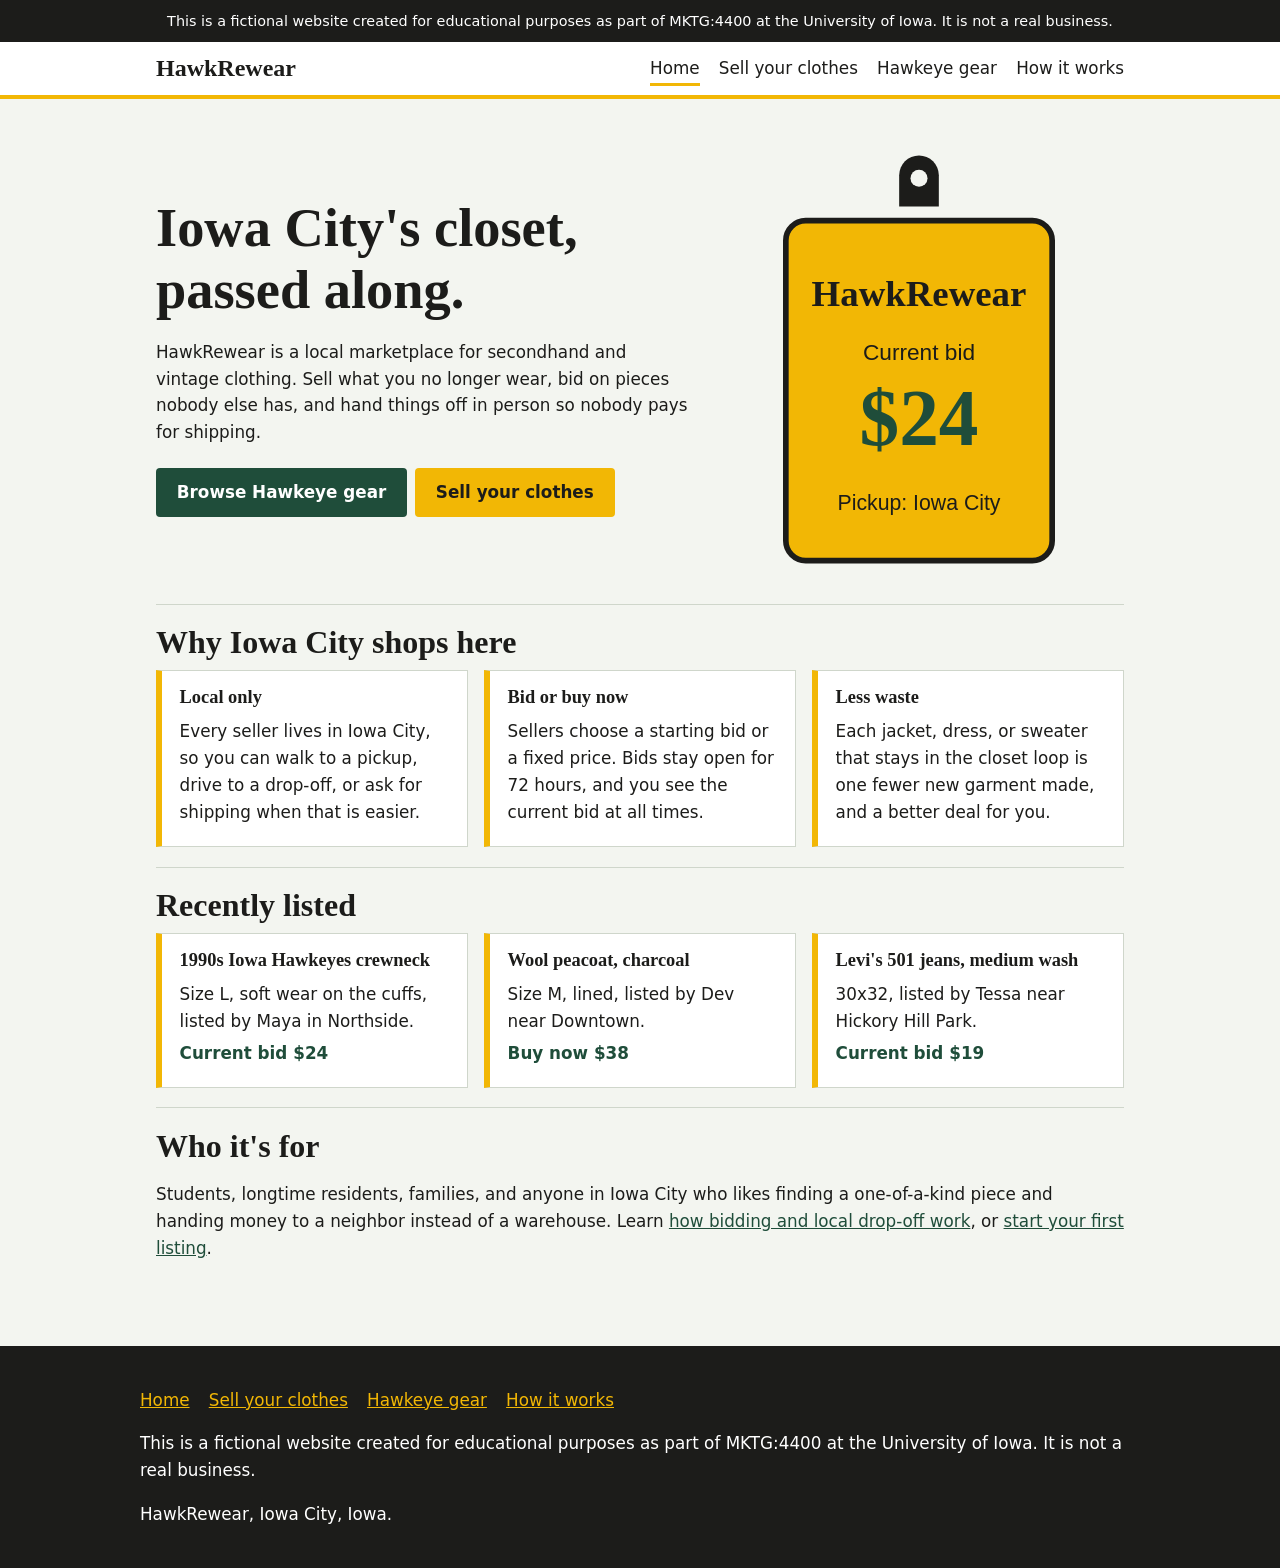
<file: index.html>
<!DOCTYPE html>
<html lang="en">
<head>
<meta charset="utf-8">
<meta name="viewport" content="width=device-width, initial-scale=1">
<title>HawkRewear | Secondhand Clothes in Iowa City</title>
<meta name="google-site-verification" content="NMBGyWqa7YKwwnCzLkblcFE_AJ9WkmGYvqiYamuv-l0" />
<meta name="description" content="Buy, sell, and bid on secondhand and vintage clothing from Iowa City neighbors. Walk it over or drop it off and skip the delivery fees.">
<link rel="stylesheet" href="style.css">
<style>.sr{position:absolute;left:-9999px}</style>
</head>
<body>
<div class="notice">This is a fictional website created for educational purposes as part of MKTG:4400 at the University of Iowa. It is not a real business.</div>
<header class="site"><div class="bar"><a class="brand" href="index.html">HawkRewear</a><nav aria-label="Main"><ul><li><a href="index.html" aria-current="page">Home</a></li><li><a href="sell-used-clothes-iowa-city.html">Sell your clothes</a></li><li><a href="hawkeye-apparel.html">Hawkeye gear</a></li><li><a href="how-it-works.html">How it works</a></li></ul></nav></div></header>
<main>
<div class="hero"><div><h1>Iowa City's closet, passed along.</h1><p>HawkRewear is a local marketplace for secondhand and vintage clothing. Sell what you no longer wear, bid on pieces nobody else has, and hand things off in person so nobody pays for shipping.</p><a class="btn" href="hawkeye-apparel.html">Browse Hawkeye gear</a><a class="btn alt" href="sell-used-clothes-iowa-city.html">Sell your clothes</a></div><svg viewBox="0 0 240 300" role="img" aria-label="Gold clothing tag showing a current bid of $24 and local Iowa City pickup"><path d="M120 6a14 14 0 0 1 14 14v22h-28V20A14 14 0 0 1 120 6Z" fill="#1c1c1a"/><circle cx="120" cy="22" r="6" fill="#f3f5f0"/><path d="M40 52h160a14 14 0 0 1 14 14v212a14 14 0 0 1-14 14H40a14 14 0 0 1-14-14V66a14 14 0 0 1 14-14Z" fill="#f2b705" stroke="#1c1c1a" stroke-width="4"/><text x="120" y="112" text-anchor="middle" font-family="Georgia,serif" font-size="26" font-weight="700" fill="#1c1c1a">HawkRewear</text><text x="120" y="150" text-anchor="middle" font-family="Arial,sans-serif" font-size="16" fill="#1c1c1a">Current bid</text><text x="120" y="210" text-anchor="middle" font-family="Georgia,serif" font-size="56" font-weight="700" fill="#1f4d3a">$24</text><text x="120" y="256" text-anchor="middle" font-family="Arial,sans-serif" font-size="15" fill="#1c1c1a">Pickup: Iowa City</text></svg></div>
<section><h2>Why Iowa City shops here</h2><div class="grid three"><div class="item"><h3>Local only</h3><p>Every seller lives in Iowa City, so you can walk to a pickup, drive to a drop-off, or ask for shipping when that is easier.</p></div><div class="item"><h3>Bid or buy now</h3><p>Sellers choose a starting bid or a fixed price. Bids stay open for 72 hours, and you see the current bid at all times.</p></div><div class="item"><h3>Less waste</h3><p>Each jacket, dress, or sweater that stays in the closet loop is one fewer new garment made, and a better deal for you.</p></div></div></section>
<section><h2>Recently listed</h2><div class="grid three"><div class="item"><h3>1990s Iowa Hawkeyes crewneck</h3><p>Size L, soft wear on the cuffs, listed by Maya in Northside.</p><p class="price">Current bid $24</p></div><div class="item"><h3>Wool peacoat, charcoal</h3><p>Size M, lined, listed by Dev near Downtown.</p><p class="price">Buy now $38</p></div><div class="item"><h3>Levi's 501 jeans, medium wash</h3><p>30x32, listed by Tessa near Hickory Hill Park.</p><p class="price">Current bid $19</p></div></div></section>
<section><h2>Who it's for</h2><p>Students, longtime residents, families, and anyone in Iowa City who likes finding a one-of-a-kind piece and handing money to a neighbor instead of a warehouse. Learn <a href="how-it-works.html">how bidding and local drop-off work</a>, or <a href="sell-used-clothes-iowa-city.html">start your first listing</a>.</p></section>
</main>
<footer class="site"><div class="in"><ul><li><a href="index.html" aria-current="page">Home</a></li><li><a href="sell-used-clothes-iowa-city.html">Sell your clothes</a></li><li><a href="hawkeye-apparel.html">Hawkeye gear</a></li><li><a href="how-it-works.html">How it works</a></li></ul><p>This is a fictional website created for educational purposes as part of MKTG:4400 at the University of Iowa. It is not a real business.</p><p>HawkRewear, Iowa City, Iowa.</p></div></footer>
</body>
</html>
</file>
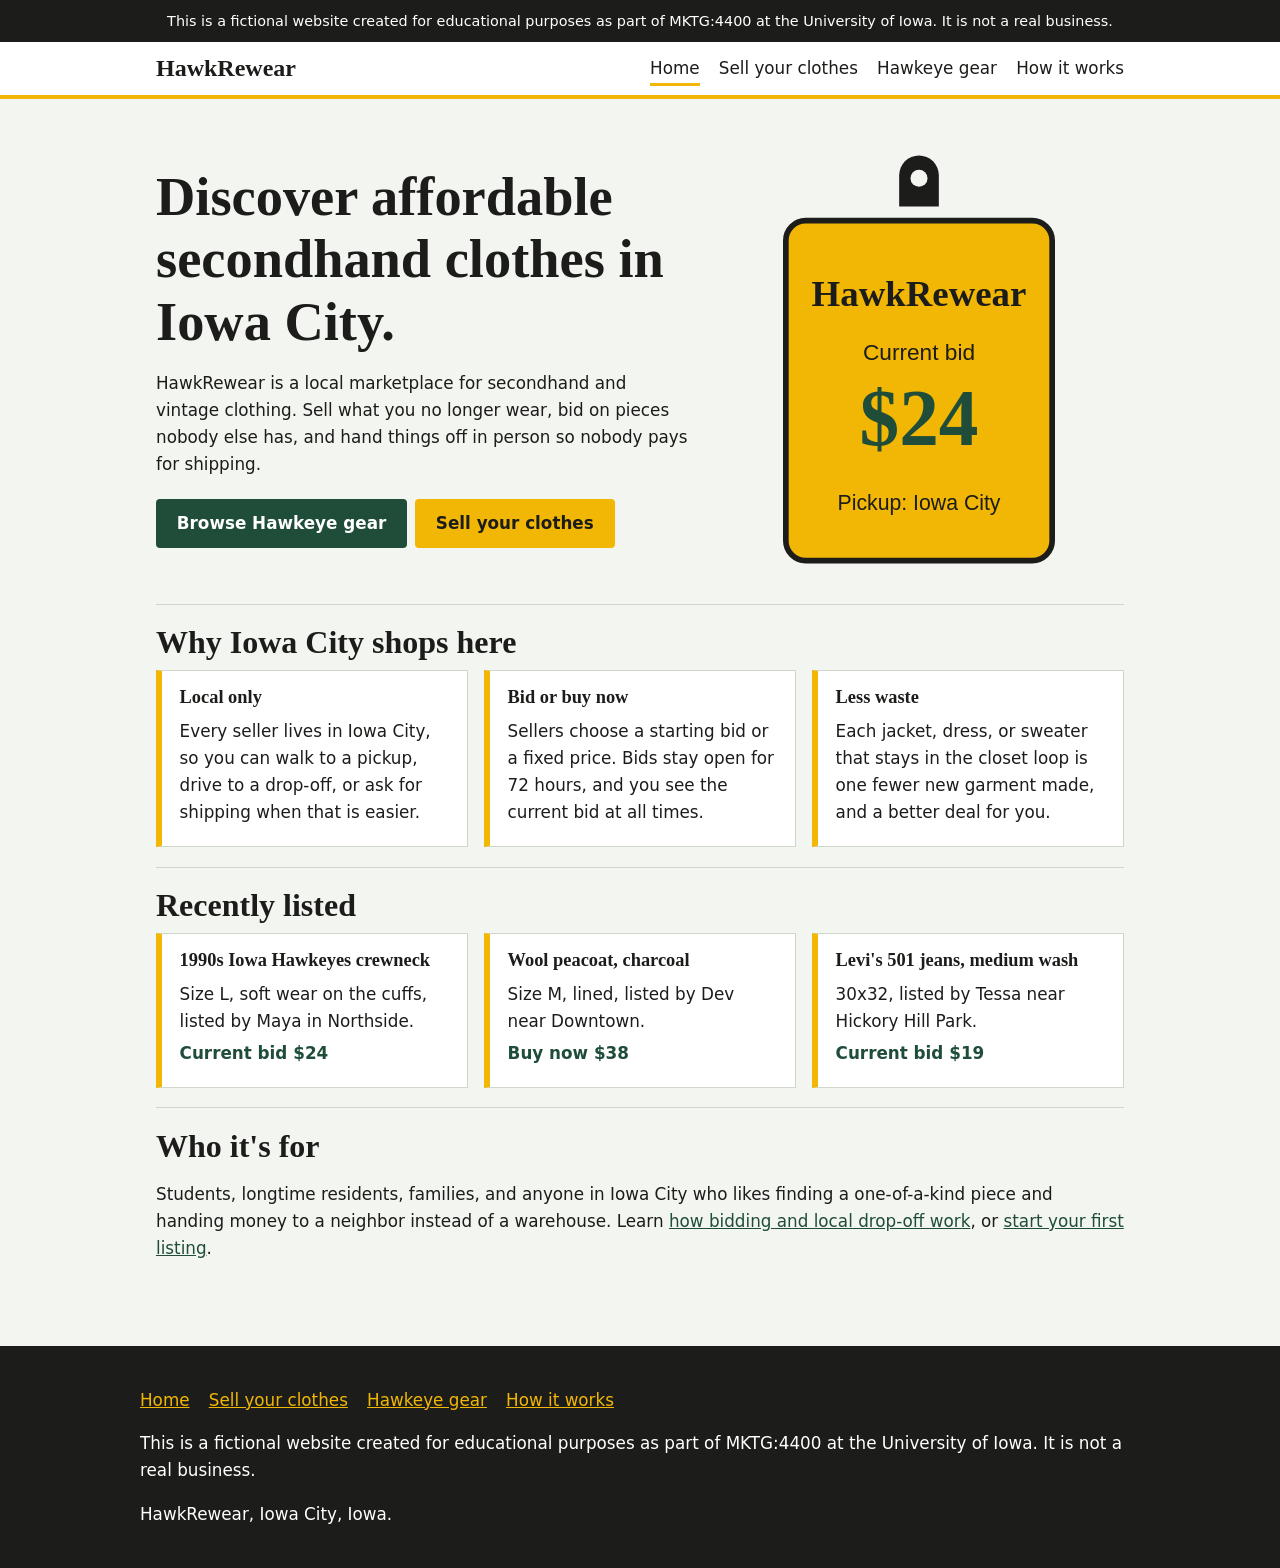
<file: ab-homepage.html>
<!DOCTYPE html>
<html lang="en">
<head>
<meta charset="utf-8">
<meta name="viewport" content="width=device-width, initial-scale=1">
<title>HawkRewear | Secondhand Clothes in Iowa City</title>
<meta name="google-site-verification" content="NMBGyWqa7YKwwnCzLkblcFE_AJ9WkmGYvqiYamuv-l0" />
<meta name="description" content="Buy, sell, and bid on secondhand and vintage clothing from Iowa City neighbors. Walk it over or drop it off and skip the delivery fees.">
<link rel="stylesheet" href="style.css">
<style>.sr{position:absolute;left:-9999px}</style>
<!-- Protect search rankings: variant is not indexed or listed in sitemap.xml. -->
<meta name="robots" content="noindex">
<link rel="canonical" href="https://jennalyons171717hjd.github.io/HawkRewear/">
</head>
<body>
<div class="notice">This is a fictional website created for educational purposes as part of MKTG:4400 at the University of Iowa. It is not a real business.</div>
<header class="site"><div class="bar"><a class="brand" href="index.html">HawkRewear</a><nav aria-label="Main"><ul><li><a href="index.html" aria-current="page">Home</a></li><li><a href="sell-used-clothes-iowa-city.html">Sell your clothes</a></li><li><a href="hawkeye-apparel.html">Hawkeye gear</a></li><li><a href="how-it-works.html">How it works</a></li></ul></nav></div></header>
<main>
<div class="hero"><div><h1>Discover affordable secondhand clothes in Iowa City.</h1><p>HawkRewear is a local marketplace for secondhand and vintage clothing.
Sell what you no longer wear, bid on pieces nobody else has, and hand things off in person so nobody pays for shipping.</p><a class="btn" href="hawkeye-apparel.html">Browse Hawkeye gear</a><a class="btn alt" href="sell-used-clothes-iowa-city.html">Sell your clothes</a></div><svg viewBox="0 0 240 300" role="img" aria-label="Gold clothing tag showing a current bid of $24 and local Iowa City pickup"><path d="M120 6a14 14 0 0 1 14 14v22h-28V20A14 14 0 0 1 120 6Z" fill="#1c1c1a"/><circle cx="120" cy="22" r="6" fill="#f3f5f0"/><path d="M40 52h160a14 14 0 0 1 14 14v212a14 14 0 0 1-14 14H40a14 14 0 0 1-14-14V66a14 14 0 0 1 14-14Z" fill="#f2b705" stroke="#1c1c1a" stroke-width="4"/><text x="120" y="112" text-anchor="middle" font-family="Georgia,serif" font-size="26" font-weight="700" fill="#1c1c1a">HawkRewear</text><text x="120" y="150" text-anchor="middle" font-family="Arial,sans-serif" font-size="16" fill="#1c1c1a">Current bid</text><text x="120" y="210" text-anchor="middle" font-family="Georgia,serif" font-size="56" font-weight="700" fill="#1f4d3a">$24</text><text x="120" y="256" text-anchor="middle" font-family="Arial,sans-serif" font-size="15" fill="#1c1c1a">Pickup: Iowa City</text></svg></div>
<section><h2>Why Iowa City shops here</h2><div class="grid three"><div class="item"><h3>Local only</h3><p>Every seller lives in Iowa City, so you can walk to a pickup, drive to a drop-off, or ask for shipping when that is easier.</p></div><div class="item"><h3>Bid or buy now</h3><p>Sellers choose a starting bid or a fixed price. Bids stay open for 72 hours, and you see the current bid at all times.</p></div><div class="item"><h3>Less waste</h3><p>Each jacket, dress, or sweater that stays in the closet loop is one fewer new garment made, and a better deal for you.</p></div></div></section>
<section><h2>Recently listed</h2><div class="grid three"><div class="item"><h3>1990s Iowa Hawkeyes crewneck</h3><p>Size L, soft wear on the cuffs, listed by Maya in Northside.</p><p class="price">Current bid $24</p></div><div class="item"><h3>Wool peacoat, charcoal</h3><p>Size M, lined, listed by Dev near Downtown.</p><p class="price">Buy now $38</p></div><div class="item"><h3>Levi's 501 jeans, medium wash</h3><p>30x32, listed by Tessa near Hickory Hill Park.</p><p class="price">Current bid $19</p></div></div></section>
<section><h2>Who it's for</h2><p>Students, longtime residents, families, and anyone in Iowa City who likes finding a one-of-a-kind piece and handing money to a neighbor instead of a warehouse. Learn <a href="how-it-works.html">how bidding and local drop-off work</a>, or <a href="sell-used-clothes-iowa-city.html">start your first listing</a>.</p></section>
</main>
<footer class="site"><div class="in"><ul><li><a href="index.html" aria-current="page">Home</a></li><li><a href="sell-used-clothes-iowa-city.html">Sell your clothes</a></li><li><a href="hawkeye-apparel.html">Hawkeye gear</a></li><li><a href="how-it-works.html">How it works</a></li></ul><p>This is a fictional website created for educational purposes as part of MKTG:4400 at the University of Iowa. It is not a real business.</p><p>HawkRewear, Iowa City, Iowa.</p></div></footer>
</body>
</html>
</file>
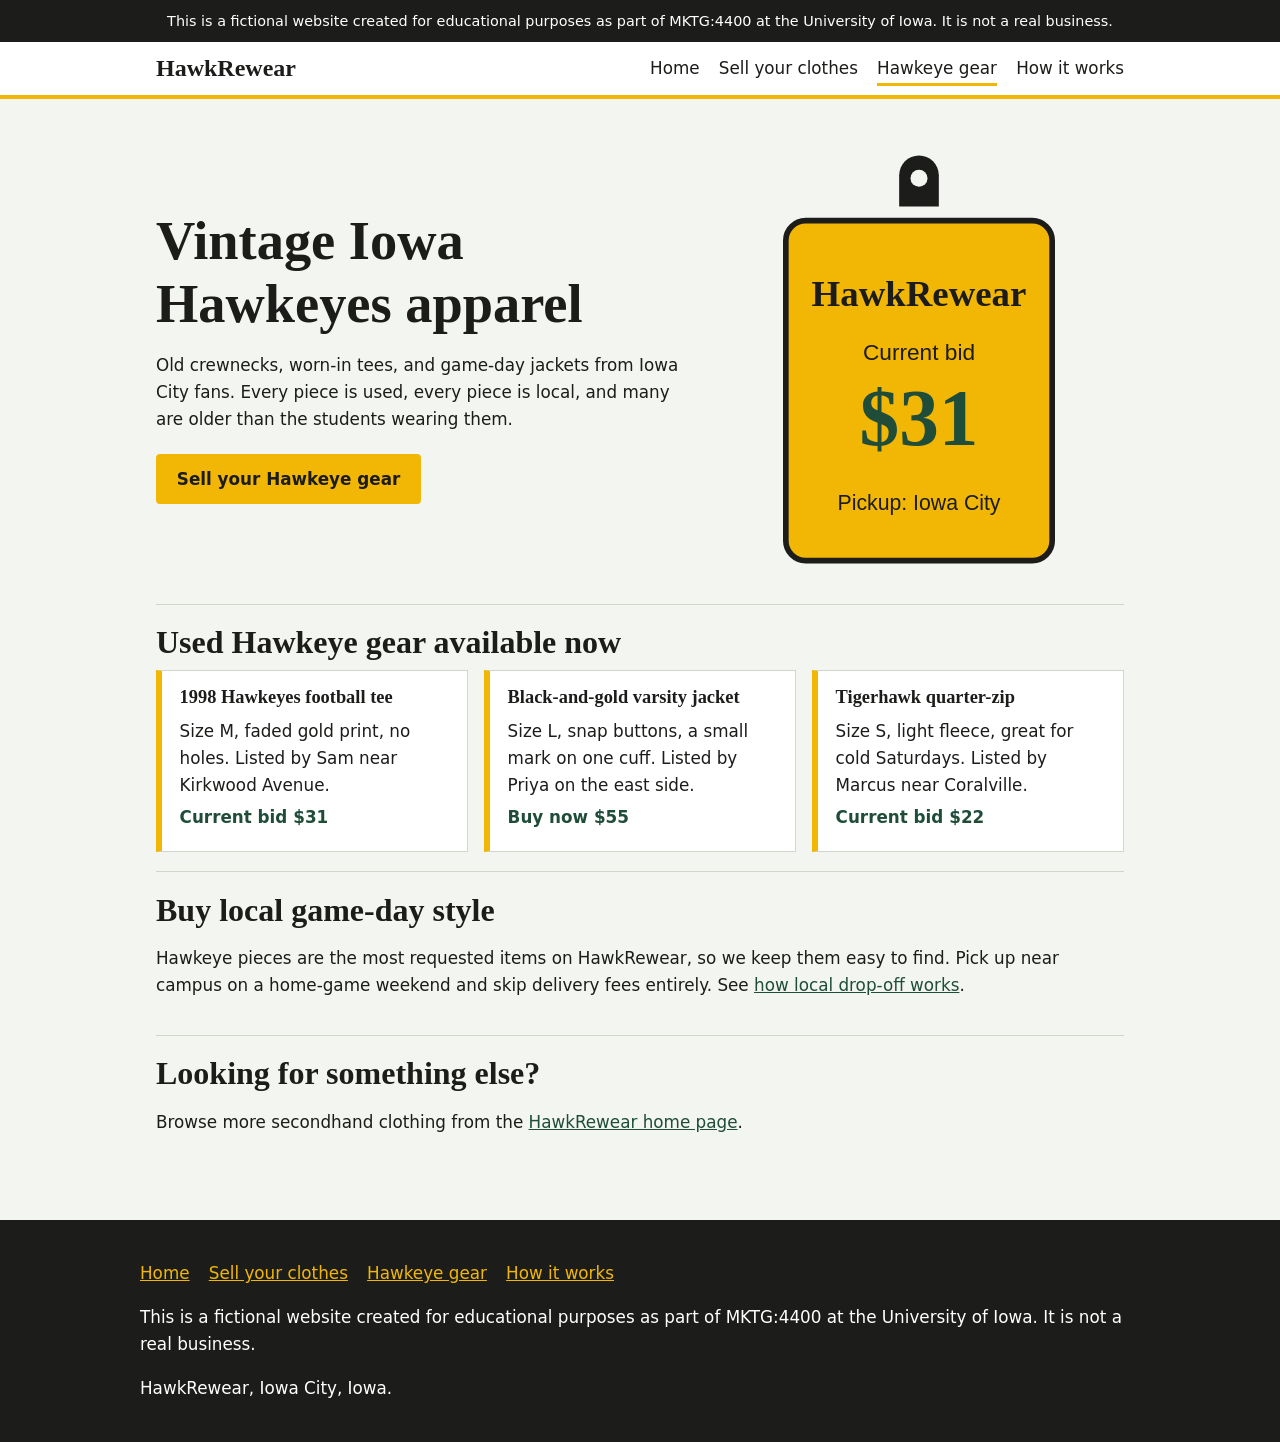
<file: hawkeye-apparel.html>
<!DOCTYPE html>
<html lang="en">
<head>
<meta charset="utf-8">
<meta name="viewport" content="width=device-width, initial-scale=1">
<title>Vintage Iowa Hawkeyes Apparel and Used Hawkeye Gear | HawkRewear</title>
<meta name="description" content="Shop vintage Iowa Hawkeyes apparel and used Hawkeye gear from Iowa City fans, from old crewnecks to game-day jackets, picked up locally.">
<link rel="stylesheet" href="style.css">
<style>.sr{position:absolute;left:-9999px}</style>
</head>
<body>
<div class="notice">This is a fictional website created for educational purposes as part of MKTG:4400 at the University of Iowa. It is not a real business.</div>
<header class="site"><div class="bar"><a class="brand" href="index.html">HawkRewear</a><nav aria-label="Main"><ul><li><a href="index.html">Home</a></li><li><a href="sell-used-clothes-iowa-city.html">Sell your clothes</a></li><li><a href="hawkeye-apparel.html" aria-current="page">Hawkeye gear</a></li><li><a href="how-it-works.html">How it works</a></li></ul></nav></div></header>
<main>
<div class="hero"><div><h1>Vintage Iowa Hawkeyes apparel</h1><p>Old crewnecks, worn-in tees, and game-day jackets from Iowa City fans. Every piece is used, every piece is local, and many are older than the students wearing them.</p><a class="btn alt" href="sell-used-clothes-iowa-city.html">Sell your Hawkeye gear</a></div><svg viewBox="0 0 240 300" role="img" aria-label="Gold clothing tag showing a current bid of $31 on Hawkeye apparel"><path d="M120 6a14 14 0 0 1 14 14v22h-28V20A14 14 0 0 1 120 6Z" fill="#1c1c1a"/><circle cx="120" cy="22" r="6" fill="#f3f5f0"/><path d="M40 52h160a14 14 0 0 1 14 14v212a14 14 0 0 1-14 14H40a14 14 0 0 1-14-14V66a14 14 0 0 1 14-14Z" fill="#f2b705" stroke="#1c1c1a" stroke-width="4"/><text x="120" y="112" text-anchor="middle" font-family="Georgia,serif" font-size="26" font-weight="700" fill="#1c1c1a">HawkRewear</text><text x="120" y="150" text-anchor="middle" font-family="Arial,sans-serif" font-size="16" fill="#1c1c1a">Current bid</text><text x="120" y="210" text-anchor="middle" font-family="Georgia,serif" font-size="56" font-weight="700" fill="#1f4d3a">$31</text><text x="120" y="256" text-anchor="middle" font-family="Arial,sans-serif" font-size="15" fill="#1c1c1a">Pickup: Iowa City</text></svg></div>
<section><h2>Used Hawkeye gear available now</h2><div class="grid three"><div class="item"><h3>1998 Hawkeyes football tee</h3><p>Size M, faded gold print, no holes. Listed by Sam near Kirkwood Avenue.</p><p class="price">Current bid $31</p></div><div class="item"><h3>Black-and-gold varsity jacket</h3><p>Size L, snap buttons, a small mark on one cuff. Listed by Priya on the east side.</p><p class="price">Buy now $55</p></div><div class="item"><h3>Tigerhawk quarter-zip</h3><p>Size S, light fleece, great for cold Saturdays. Listed by Marcus near Coralville.</p><p class="price">Current bid $22</p></div></div></section>
<section><h2>Buy local game-day style</h2><p>Hawkeye pieces are the most requested items on HawkRewear, so we keep them easy to find. Pick up near campus on a home-game weekend and skip delivery fees entirely. See <a href="how-it-works.html">how local drop-off works</a>.</p></section>
<section><h2>Looking for something else?</h2><p>Browse more secondhand clothing from the <a href="index.html">HawkRewear home page</a>.</p></section>
</main>
<footer class="site"><div class="in"><ul><li><a href="index.html">Home</a></li><li><a href="sell-used-clothes-iowa-city.html">Sell your clothes</a></li><li><a href="hawkeye-apparel.html" aria-current="page">Hawkeye gear</a></li><li><a href="how-it-works.html">How it works</a></li></ul><p>This is a fictional website created for educational purposes as part of MKTG:4400 at the University of Iowa. It is not a real business.</p><p>HawkRewear, Iowa City, Iowa.</p></div></footer>
</body>
</html>
</file>
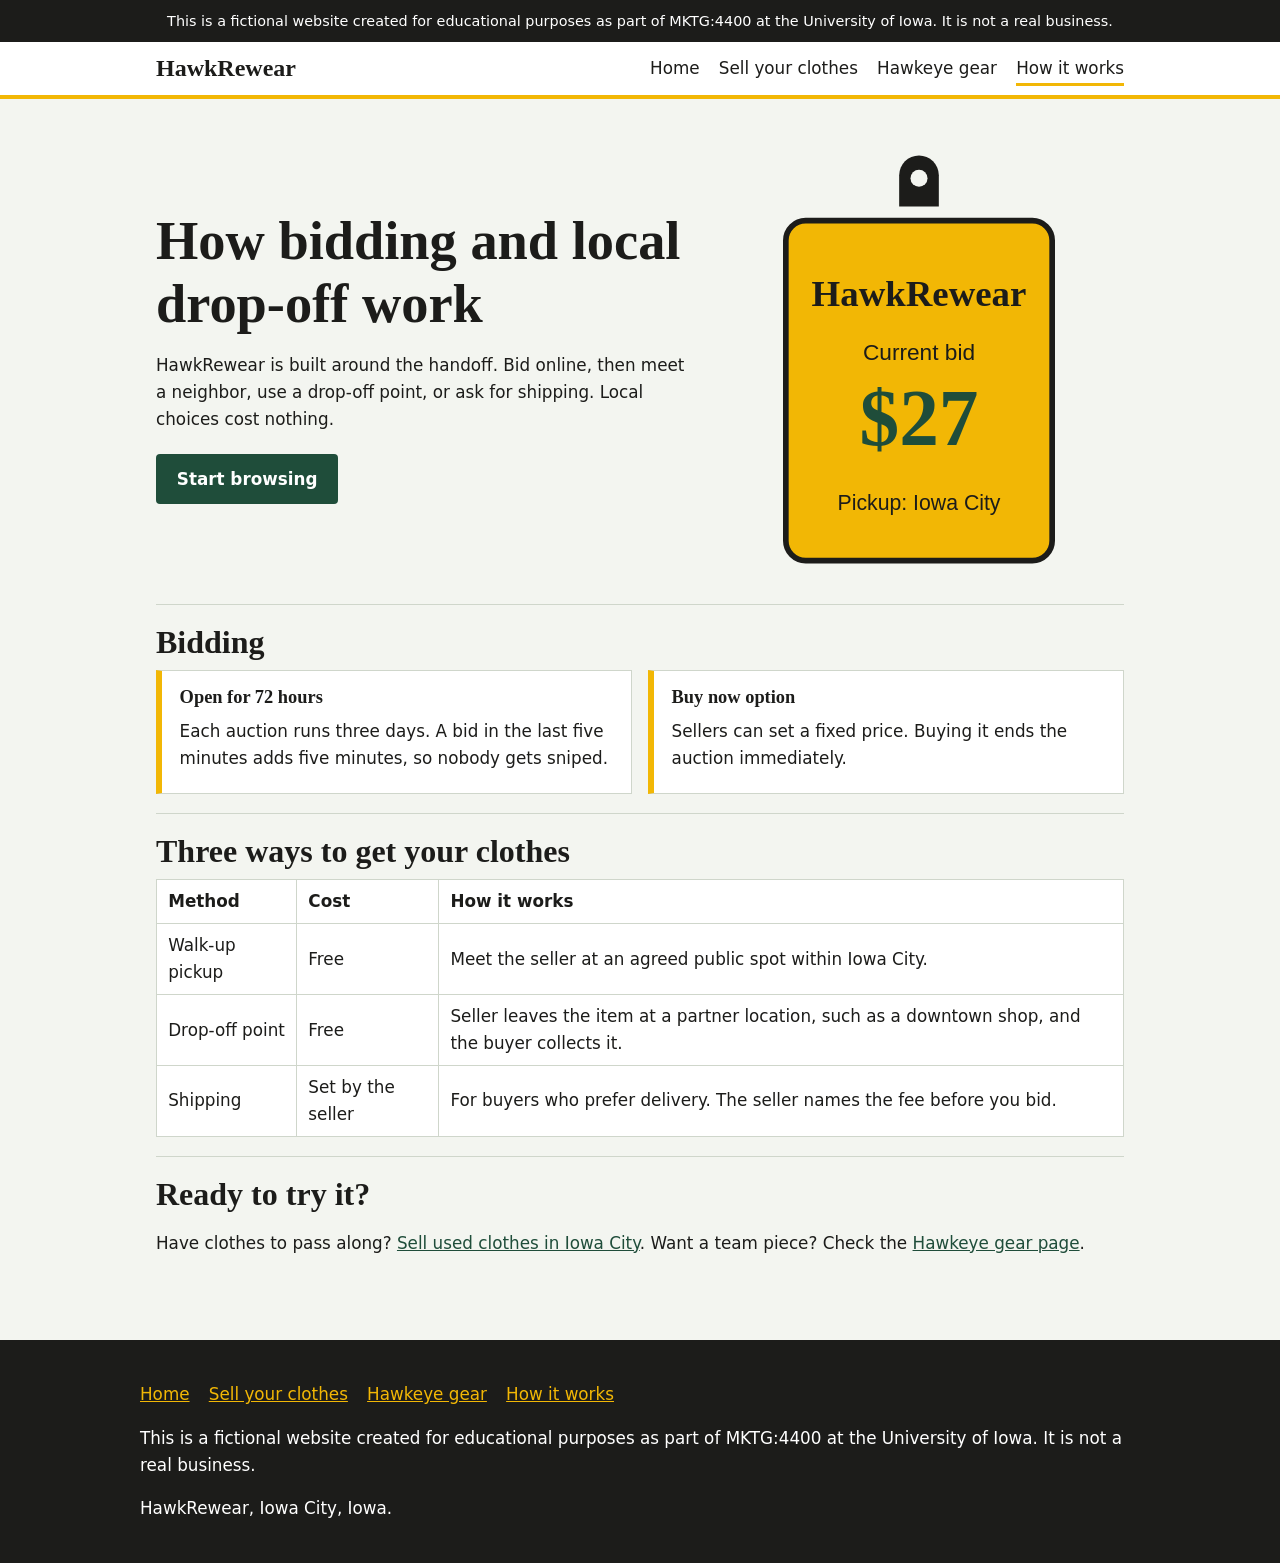
<file: how-it-works.html>
<!DOCTYPE html>
<html lang="en">
<head>
<meta charset="utf-8">
<meta name="viewport" content="width=device-width, initial-scale=1">
<title>How Bidding and Local Drop-Off Work | HawkRewear</title>
<meta name="description" content="See how HawkRewear bidding works and how to skip delivery fees with walk-up pickup or drop-off at Iowa City meeting points.">
<link rel="stylesheet" href="style.css">
<style>.sr{position:absolute;left:-9999px}</style>
</head>
<body>
<div class="notice">This is a fictional website created for educational purposes as part of MKTG:4400 at the University of Iowa. It is not a real business.</div>
<header class="site"><div class="bar"><a class="brand" href="index.html">HawkRewear</a><nav aria-label="Main"><ul><li><a href="index.html">Home</a></li><li><a href="sell-used-clothes-iowa-city.html">Sell your clothes</a></li><li><a href="hawkeye-apparel.html">Hawkeye gear</a></li><li><a href="how-it-works.html" aria-current="page">How it works</a></li></ul></nav></div></header>
<main>
<div class="hero"><div><h1>How bidding and local drop-off work</h1><p>HawkRewear is built around the handoff. Bid online, then meet a neighbor, use a drop-off point, or ask for shipping. Local choices cost nothing.</p><a class="btn" href="index.html">Start browsing</a></div><svg viewBox="0 0 240 300" role="img" aria-label="Gold clothing tag showing a winning bid of $27 with local pickup"><path d="M120 6a14 14 0 0 1 14 14v22h-28V20A14 14 0 0 1 120 6Z" fill="#1c1c1a"/><circle cx="120" cy="22" r="6" fill="#f3f5f0"/><path d="M40 52h160a14 14 0 0 1 14 14v212a14 14 0 0 1-14 14H40a14 14 0 0 1-14-14V66a14 14 0 0 1 14-14Z" fill="#f2b705" stroke="#1c1c1a" stroke-width="4"/><text x="120" y="112" text-anchor="middle" font-family="Georgia,serif" font-size="26" font-weight="700" fill="#1c1c1a">HawkRewear</text><text x="120" y="150" text-anchor="middle" font-family="Arial,sans-serif" font-size="16" fill="#1c1c1a">Current bid</text><text x="120" y="210" text-anchor="middle" font-family="Georgia,serif" font-size="56" font-weight="700" fill="#1f4d3a">$27</text><text x="120" y="256" text-anchor="middle" font-family="Arial,sans-serif" font-size="15" fill="#1c1c1a">Pickup: Iowa City</text></svg></div>
<section><h2>Bidding</h2><div class="grid two"><div class="item"><h3>Open for 72 hours</h3><p>Each auction runs three days. A bid in the last five minutes adds five minutes, so nobody gets sniped.</p></div><div class="item"><h3>Buy now option</h3><p>Sellers can set a fixed price. Buying it ends the auction immediately.</p></div></div></section>
<section><h2>Three ways to get your clothes</h2><div class="scroll"><table><thead><tr><th>Method</th><th>Cost</th><th>How it works</th></tr></thead><tbody><tr><td>Walk-up pickup</td><td>Free</td><td>Meet the seller at an agreed public spot within Iowa City.</td></tr><tr><td>Drop-off point</td><td>Free</td><td>Seller leaves the item at a partner location, such as a downtown shop, and the buyer collects it.</td></tr><tr><td>Shipping</td><td>Set by the seller</td><td>For buyers who prefer delivery. The seller names the fee before you bid.</td></tr></tbody></table></div></section>
<section><h2>Ready to try it?</h2><p>Have clothes to pass along? <a href="sell-used-clothes-iowa-city.html">Sell used clothes in Iowa City</a>. Want a team piece? Check the <a href="hawkeye-apparel.html">Hawkeye gear page</a>.</p></section>
</main>
<footer class="site"><div class="in"><ul><li><a href="index.html">Home</a></li><li><a href="sell-used-clothes-iowa-city.html">Sell your clothes</a></li><li><a href="hawkeye-apparel.html">Hawkeye gear</a></li><li><a href="how-it-works.html" aria-current="page">How it works</a></li></ul><p>This is a fictional website created for educational purposes as part of MKTG:4400 at the University of Iowa. It is not a real business.</p><p>HawkRewear, Iowa City, Iowa.</p></div></footer>
</body>
</html>
</file>
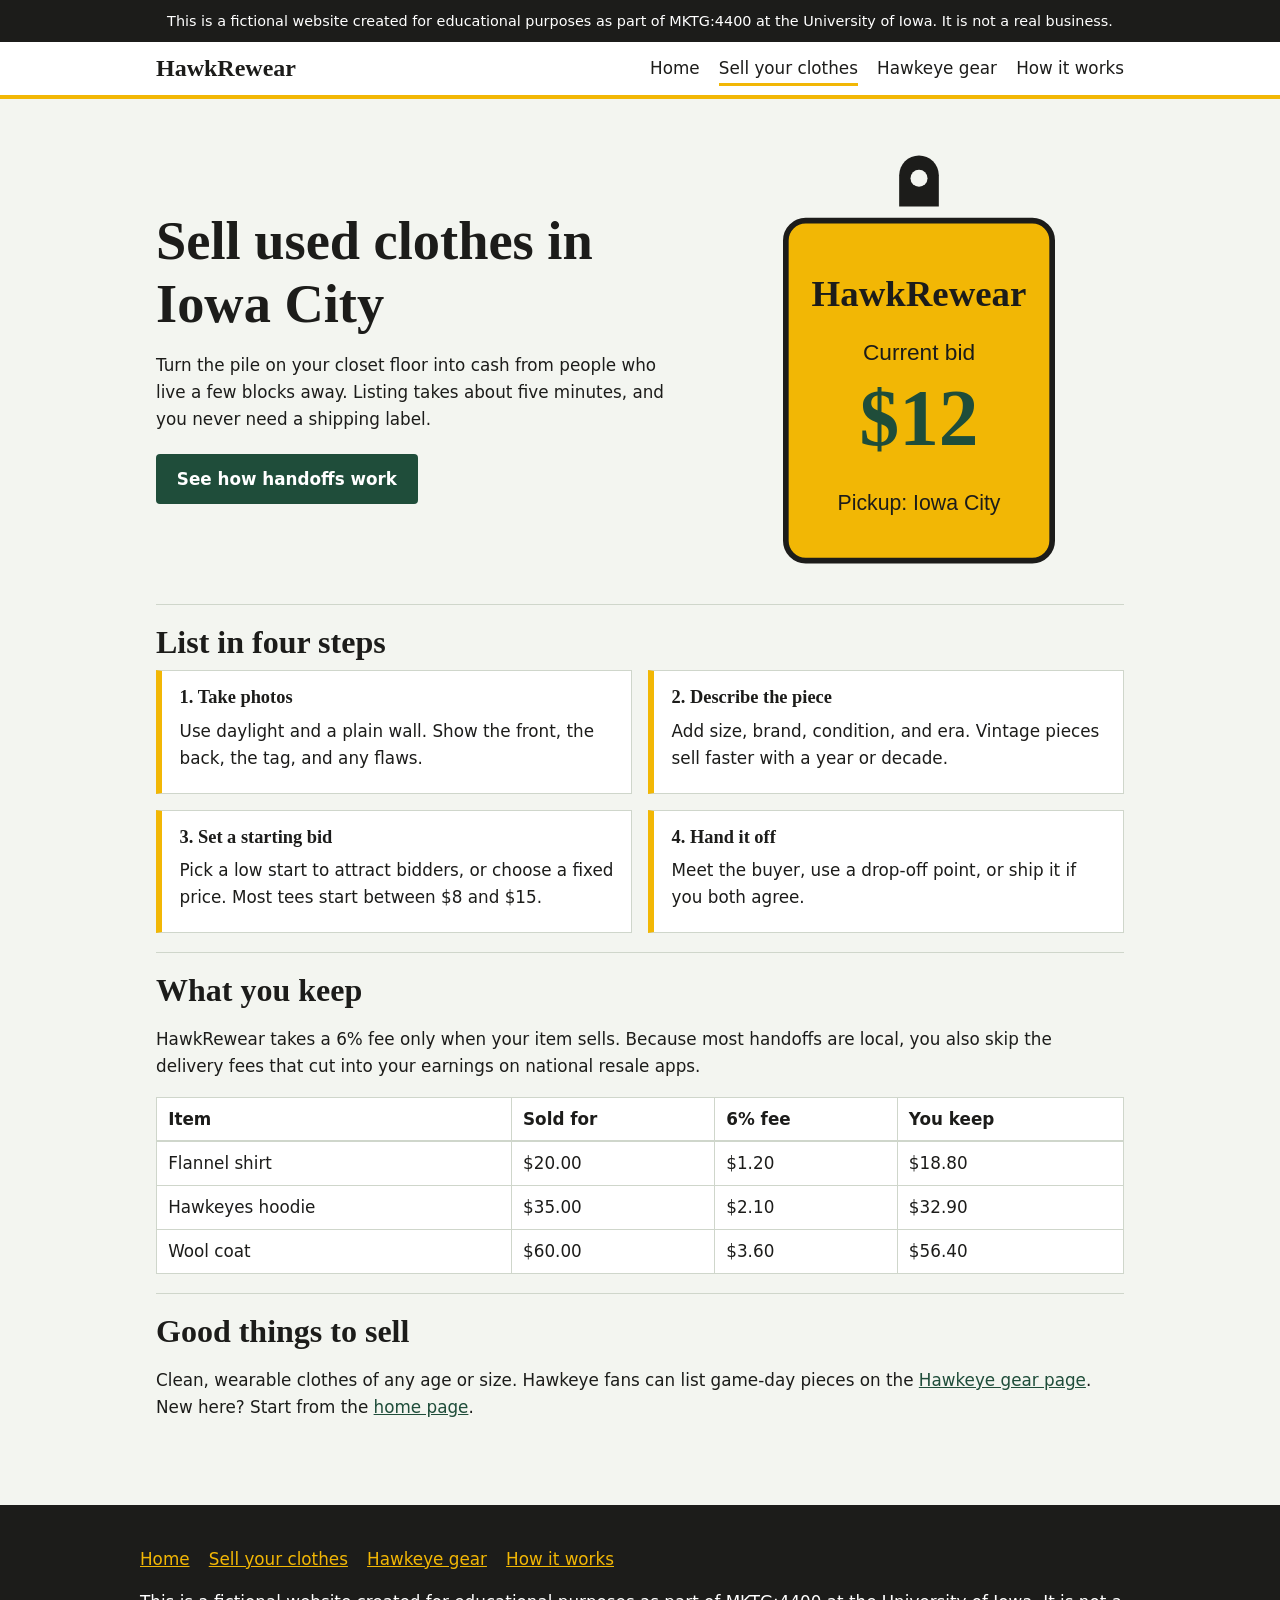
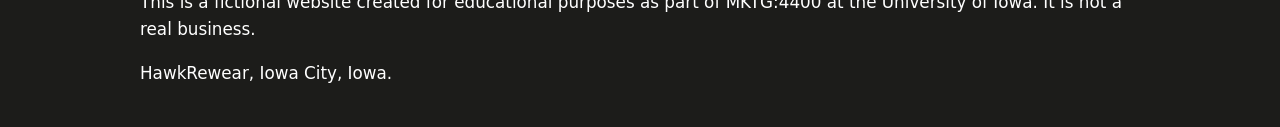
<file: sell-used-clothes-iowa-city.html>
<!DOCTYPE html>
<html lang="en">
<head>
<meta charset="utf-8">
<meta name="viewport" content="width=device-width, initial-scale=1">
<title>Sell Used Clothes in Iowa City | HawkRewear</title>
<meta name="description" content="Sell used clothes online in Iowa City. List in five minutes, set a starting bid, and hand off locally with no shipping label needed.">
<link rel="stylesheet" href="style.css">
<style>.sr{position:absolute;left:-9999px}</style>
</head>
<body>
<div class="notice">This is a fictional website created for educational purposes as part of MKTG:4400 at the University of Iowa. It is not a real business.</div>
<header class="site"><div class="bar"><a class="brand" href="index.html">HawkRewear</a><nav aria-label="Main"><ul><li><a href="index.html">Home</a></li><li><a href="sell-used-clothes-iowa-city.html" aria-current="page">Sell your clothes</a></li><li><a href="hawkeye-apparel.html">Hawkeye gear</a></li><li><a href="how-it-works.html">How it works</a></li></ul></nav></div></header>
<main>
<div class="hero"><div><h1>Sell used clothes in Iowa City</h1><p>Turn the pile on your closet floor into cash from people who live a few blocks away. Listing takes about five minutes, and you never need a shipping label.</p><a class="btn" href="how-it-works.html">See how handoffs work</a></div><svg viewBox="0 0 240 300" role="img" aria-label="Gold clothing tag showing a starting bid of $12 on a listing"><path d="M120 6a14 14 0 0 1 14 14v22h-28V20A14 14 0 0 1 120 6Z" fill="#1c1c1a"/><circle cx="120" cy="22" r="6" fill="#f3f5f0"/><path d="M40 52h160a14 14 0 0 1 14 14v212a14 14 0 0 1-14 14H40a14 14 0 0 1-14-14V66a14 14 0 0 1 14-14Z" fill="#f2b705" stroke="#1c1c1a" stroke-width="4"/><text x="120" y="112" text-anchor="middle" font-family="Georgia,serif" font-size="26" font-weight="700" fill="#1c1c1a">HawkRewear</text><text x="120" y="150" text-anchor="middle" font-family="Arial,sans-serif" font-size="16" fill="#1c1c1a">Current bid</text><text x="120" y="210" text-anchor="middle" font-family="Georgia,serif" font-size="56" font-weight="700" fill="#1f4d3a">$12</text><text x="120" y="256" text-anchor="middle" font-family="Arial,sans-serif" font-size="15" fill="#1c1c1a">Pickup: Iowa City</text></svg></div>
<section><h2>List in four steps</h2><div class="grid two"><div class="item"><h3>1. Take photos</h3><p>Use daylight and a plain wall. Show the front, the back, the tag, and any flaws.</p></div><div class="item"><h3>2. Describe the piece</h3><p>Add size, brand, condition, and era. Vintage pieces sell faster with a year or decade.</p></div><div class="item"><h3>3. Set a starting bid</h3><p>Pick a low start to attract bidders, or choose a fixed price. Most tees start between $8 and $15.</p></div><div class="item"><h3>4. Hand it off</h3><p>Meet the buyer, use a drop-off point, or ship it if you both agree.</p></div></div></section>
<section><h2>What you keep</h2><p>HawkRewear takes a 6% fee only when your item sells. Because most handoffs are local, you also skip the delivery fees that cut into your earnings on national resale apps.</p>
<div class="scroll"><table><caption class="sr">Example earnings</caption><thead><tr><th>Item</th><th>Sold for</th><th>6% fee</th><th>You keep</th></tr></thead><tbody><tr><td>Flannel shirt</td><td>$20.00</td><td>$1.20</td><td>$18.80</td></tr><tr><td>Hawkeyes hoodie</td><td>$35.00</td><td>$2.10</td><td>$32.90</td></tr><tr><td>Wool coat</td><td>$60.00</td><td>$3.60</td><td>$56.40</td></tr></tbody></table></div></section>
<section><h2>Good things to sell</h2><p>Clean, wearable clothes of any age or size. Hawkeye fans can list game-day pieces on the <a href="hawkeye-apparel.html">Hawkeye gear page</a>. New here? Start from the <a href="index.html">home page</a>.</p></section>
</main>
<footer class="site"><div class="in"><ul><li><a href="index.html">Home</a></li><li><a href="sell-used-clothes-iowa-city.html" aria-current="page">Sell your clothes</a></li><li><a href="hawkeye-apparel.html">Hawkeye gear</a></li><li><a href="how-it-works.html">How it works</a></li></ul><p>This is a fictional website created for educational purposes as part of MKTG:4400 at the University of Iowa. It is not a real business.</p><p>HawkRewear, Iowa City, Iowa.</p></div></footer>
</body>
</html>
</file>
<file: style.css>
:root{--ink:#1c1c1a;--gold:#f2b705;--green:#1f4d3a;--mist:#f3f5f0;--line:#cfd6cb;--white:#fff}
*{box-sizing:border-box}
html{-webkit-text-size-adjust:100%}
body{margin:0;font:1.05rem/1.6 system-ui,-apple-system,"Segoe UI",Roboto,sans-serif;color:var(--ink);background:var(--mist)}
h1,h2,h3{font-family:Rockwell,"Roboto Slab",Georgia,serif;line-height:1.15;margin:0 0 .6rem}
h1{font-size:clamp(2rem,6vw,3.4rem)}h2{font-size:clamp(1.4rem,3.5vw,2rem)}h3{font-size:1.15rem}
a{color:var(--green)}a:focus-visible{outline:3px solid var(--gold);outline-offset:2px}
.notice{background:var(--ink);color:var(--white);padding:.6rem 1rem;font-size:.9rem;text-align:center}
header.site{background:var(--white);border-bottom:4px solid var(--gold)}
.bar{max-width:1000px;margin:auto;padding:.8rem 1rem;display:flex;flex-wrap:wrap;gap:.5rem 1.5rem;align-items:center;justify-content:space-between}
.brand{font:700 1.5rem Rockwell,"Roboto Slab",Georgia,serif;color:var(--ink);text-decoration:none}
nav ul{list-style:none;margin:0;padding:0;display:flex;flex-wrap:wrap;gap:.3rem 1.2rem}
nav a{color:var(--ink);text-decoration:none;padding:.3rem 0;border-bottom:3px solid transparent}
nav a:hover,nav a[aria-current]{border-bottom-color:var(--gold)}
main{max-width:1000px;margin:auto;padding:1.5rem 1rem 3rem}
.hero{display:grid;gap:1.5rem;align-items:center;padding:1.5rem 0 2rem}
@media(min-width:760px){.hero{grid-template-columns:1.3fr 1fr}}
.hero svg{width:100%;max-width:340px;height:auto;justify-self:center}
.btn{display:inline-block;background:var(--green);color:var(--white);padding:.7rem 1.3rem;border-radius:4px;text-decoration:none;font-weight:600;margin:.3rem .5rem .3rem 0}
.btn.alt{background:var(--gold);color:var(--ink)}
.btn:focus-visible{outline:3px solid var(--ink);outline-offset:2px}
section{padding:1.2rem 0;border-top:1px solid var(--line)}
.grid{display:grid;gap:1rem}
@media(min-width:760px){.grid.three{grid-template-columns:repeat(3,1fr)}.grid.two{grid-template-columns:repeat(2,1fr)}}
.item{background:var(--white);border:1px solid var(--line);border-left:6px solid var(--gold);padding:1rem 1.1rem}
.item p{margin:.3rem 0}
.price{font-weight:700;color:var(--green)}
table{border-collapse:collapse;width:100%;background:var(--white)}
th,td{border:1px solid var(--line);padding:.5rem .7rem;text-align:left}
.scroll{overflow-x:auto}
footer.site{background:var(--ink);color:var(--white);padding:1.5rem 1rem}
footer.site .in{max-width:1000px;margin:auto}
footer.site a{color:var(--gold)}
footer.site ul{list-style:none;padding:0;display:flex;flex-wrap:wrap;gap:.4rem 1.2rem}
</file>
